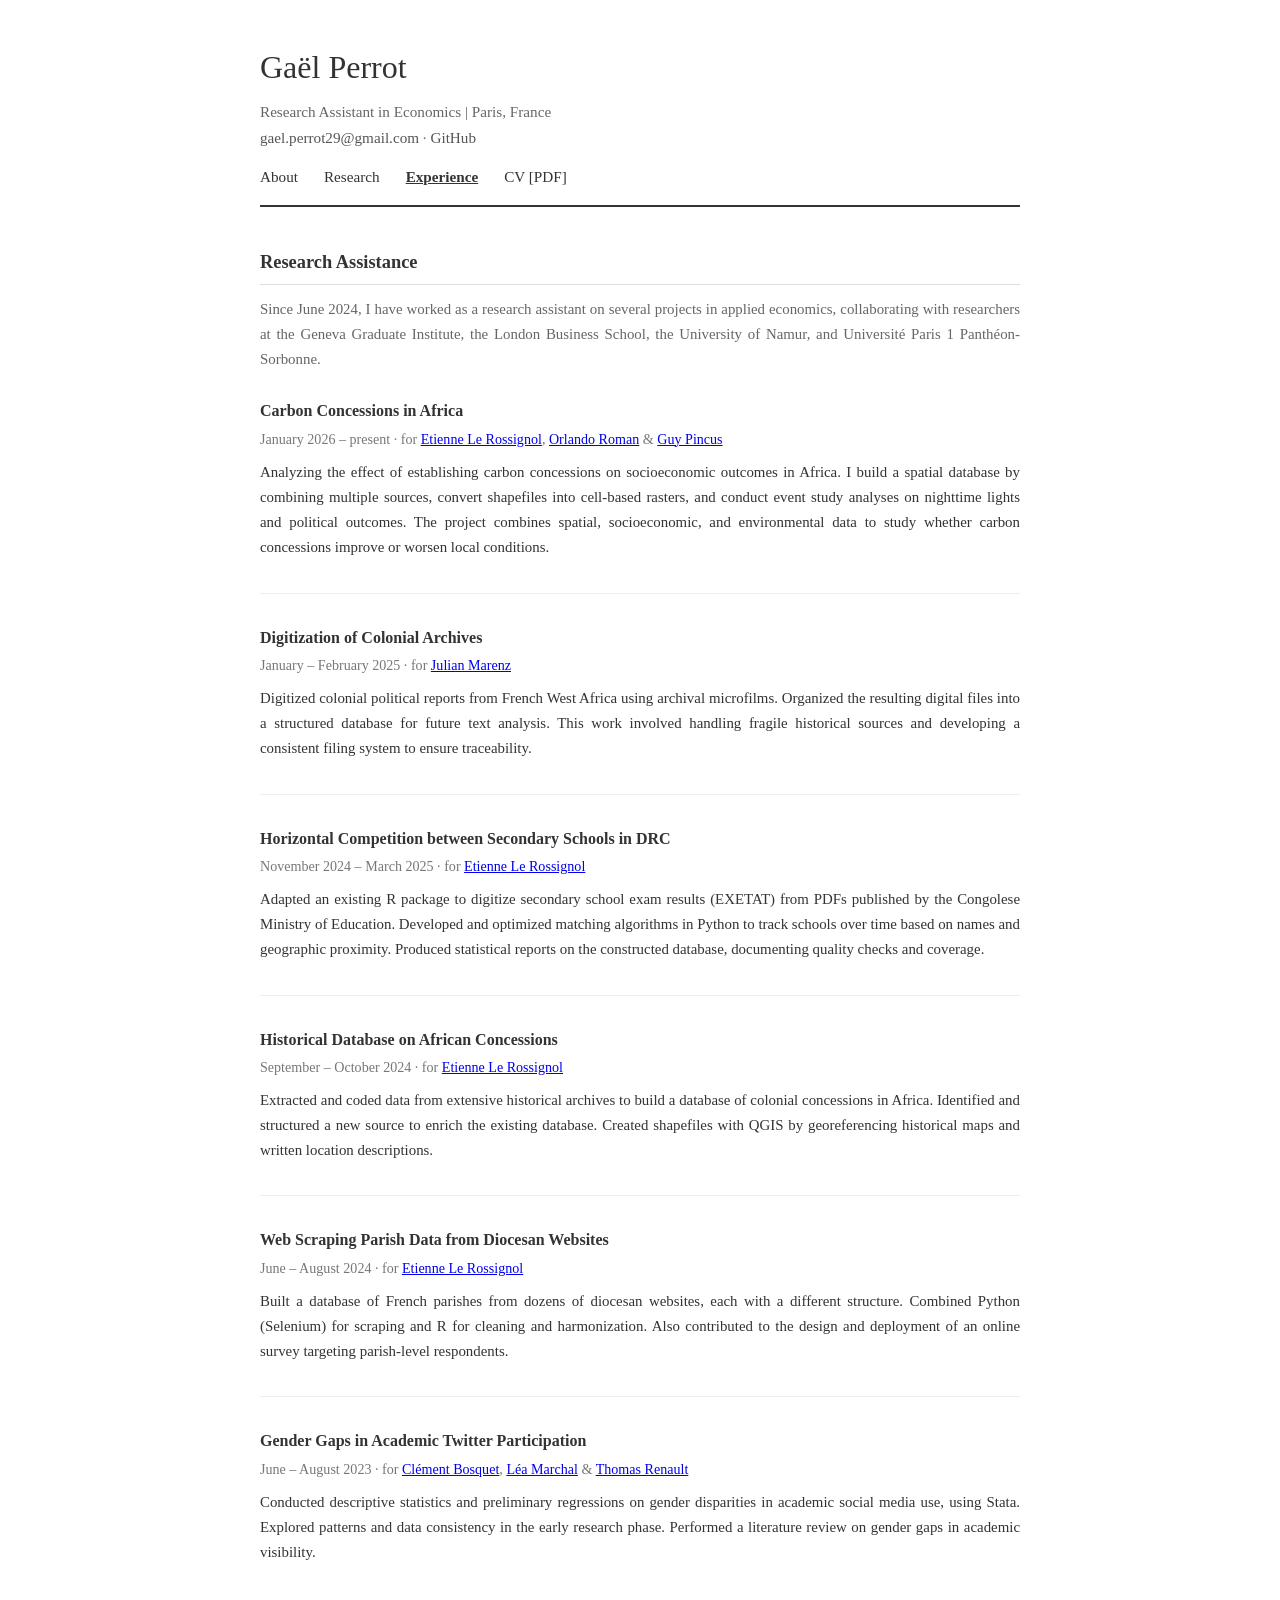
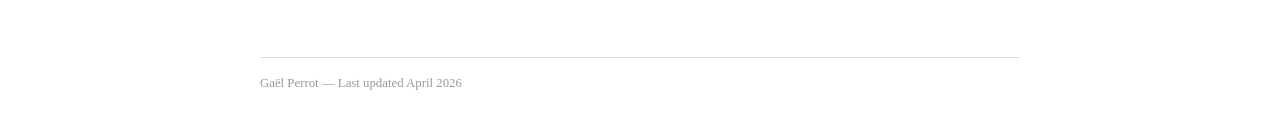
<file: experience.html>
<!DOCTYPE html>
<html lang="en">
<head>
    <meta charset="UTF-8">
    <meta name="viewport" content="width=device-width, initial-scale=1.0">
    <title>Experience — Gaël Perrot</title>
    <link rel="stylesheet" href="style.css">
    <link rel="icon" type="image/png" href="favicon.png">
</head>
<body>

<header>
    <h1>Gaël Perrot</h1>
    <div class="subtitle">
        Research Assistant in Economics | Paris, France<br>
        <a href="mailto:gael.perrot29@gmail.com">gael.perrot29@gmail.com</a> · <a href="https://github.com/Gael25">GitHub</a>
    </div>
    <nav>
        <a href="index.html">About</a>
        <a href="research.html">Research</a>
        <a href="experience.html" class="active">Experience</a>
        <a href="cv_gael_perrot.pdf">CV [PDF]</a>
    </nav>
</header>

<section>
    <h2>Research Assistance</h2>
    <p style="margin-bottom: 25px; color: #666; font-size: 0.93em;">
        Since June 2024, I have worked as a research assistant on several projects in applied economics, collaborating with researchers at the Geneva Graduate Institute, the London Business School, the University of Namur, and Universit&eacute; Paris 1 Panth&eacute;on-Sorbonne.
    </p>

    <div class="experience-item">
        <h3>Carbon Concessions in Africa</h3>
        <div class="meta">January 2026 – present · for <a href="https://etiennelerossignol.wordpress.com/">Etienne Le Rossignol</a>, <a href="https://www.orlandoroman.com/">Orlando Roman</a> &amp; <a href="https://www.guypincus.com/">Guy Pincus</a></div>
        <div class="description">
            <p>Analyzing the effect of establishing carbon concessions on socioeconomic outcomes in Africa. I build a spatial database by combining multiple sources, convert shapefiles into cell-based rasters, and conduct event study analyses on nighttime lights and political outcomes. The project combines spatial, socioeconomic, and environmental data to study whether carbon concessions improve or worsen local conditions.</p>
        </div>
    </div>

    <div class="experience-item">
        <h3>Digitization of Colonial Archives</h3>
        <div class="meta">January – February 2025 · for <a href="https://www.julianmarenz.com/">Julian Marenz</a></div>
        <div class="description">
            <p>Digitized colonial political reports from French West Africa using archival microfilms. Organized the resulting digital files into a structured database for future text analysis. This work involved handling fragile historical sources and developing a consistent filing system to ensure traceability.</p>
        </div>
    </div>

    <div class="experience-item">
        <h3>Horizontal Competition between Secondary Schools in DRC</h3>
        <div class="meta">November 2024 – March 2025 · for <a href="https://etiennelerossignol.wordpress.com/">Etienne Le Rossignol</a></div>
        <div class="description">
            <p>Adapted an existing R package to digitize secondary school exam results (EXETAT) from PDFs published by the Congolese Ministry of Education. Developed and optimized matching algorithms in Python to track schools over time based on names and geographic proximity. Produced statistical reports on the constructed database, documenting quality checks and coverage.</p>
        </div>
    </div>

    <div class="experience-item">
        <h3>Historical Database on African Concessions</h3>
        <div class="meta">September – October 2024 · for <a href="https://etiennelerossignol.wordpress.com/">Etienne Le Rossignol</a></div>
        <div class="description">
            <p>Extracted and coded data from extensive historical archives to build a database of colonial concessions in Africa. Identified and structured a new source to enrich the existing database. Created shapefiles with QGIS by georeferencing historical maps and written location descriptions.</p>
        </div>
    </div>

    <div class="experience-item">
        <h3>Web Scraping Parish Data from Diocesan Websites</h3>
        <div class="meta">June – August 2024 · for <a href="https://etiennelerossignol.wordpress.com/">Etienne Le Rossignol</a></div>
        <div class="description">
            <p>Built a database of French parishes from dozens of diocesan websites, each with a different structure. Combined Python (Selenium) for scraping and R for cleaning and harmonization. Also contributed to the design and deployment of an online survey targeting parish-level respondents.</p>
        </div>
    </div>

    <div class="experience-item">
        <h3>Gender Gaps in Academic Twitter Participation</h3>
        <div class="meta">June – August 2023 · for <a href="https://sites.google.com/site/clementbosquet/">Cl&eacute;ment Bosquet</a>, <a href="https://leamarchal.fr/">L&eacute;a Marchal</a> &amp; <a href="https://www.thomas-renault.com/">Thomas Renault</a></div>
        <div class="description">
            <p>Conducted descriptive statistics and preliminary regressions on gender disparities in academic social media use, using Stata. Explored patterns and data consistency in the early research phase. Performed a literature review on gender gaps in academic visibility.</p>
        </div>
    </div>
</section>

<footer>
    Ga&euml;l Perrot — Last updated April 2026
</footer>

</body>
</html>
</file>
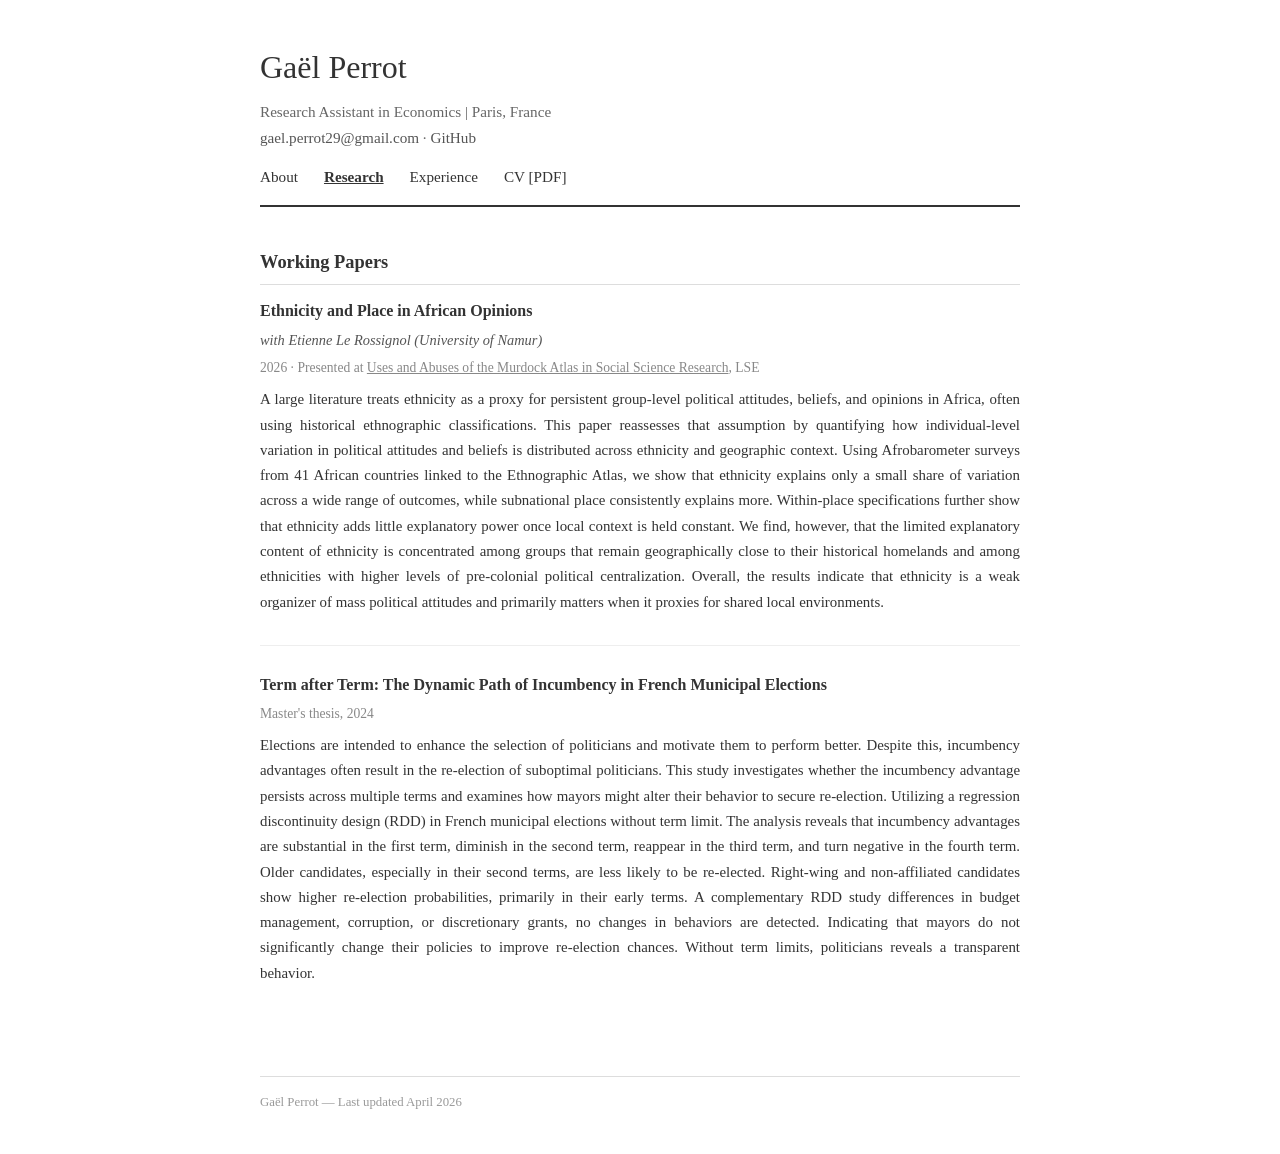
<file: research.html>
<!DOCTYPE html>
<html lang="en">
<head>
    <meta charset="UTF-8">
    <meta name="viewport" content="width=device-width, initial-scale=1.0">
    <title>Research — Gaël Perrot</title>
    <link rel="stylesheet" href="style.css">
    <link rel="icon" type="image/png" href="favicon.png">
</head>
<body>

<header>
    <h1>Gaël Perrot</h1>
    <div class="subtitle">
        Research Assistant in Economics | Paris, France<br>
        <a href="mailto:gael.perrot29@gmail.com">gael.perrot29@gmail.com</a> · <a href="https://github.com/Gael25">GitHub</a>
    </div>
    <nav>
        <a href="index.html">About</a>
        <a href="research.html" class="active">Research</a>
        <a href="experience.html">Experience</a>
        <a href="cv_gael_perrot.pdf">CV [PDF]</a>
    </nav>
</header>

<section>
    <h2>Working Papers</h2>

    <div class="research-item">
        <h3>Ethnicity and Place in African Opinions</h3>
        <div class="authors">with Etienne Le Rossignol (University of Namur)</div>
        <div class="status">2026 · Presented at <a href="https://www.lse.ac.uk/economic-history/seminars/workshops/2025-26/uses-and-abuses-of-the-murdock-atlas-in-social-science-research-1" style="color: #888;">Uses and Abuses of the Murdock Atlas in Social Science Research</a>, LSE</div>
        <div class="description">
            <p>A large literature treats ethnicity as a proxy for persistent group-level political attitudes, beliefs, and opinions in Africa, often using historical ethnographic classifications. This paper reassesses that assumption by quantifying how individual-level variation in political attitudes and beliefs is distributed across ethnicity and geographic context. Using Afrobarometer surveys from 41 African countries linked to the Ethnographic Atlas, we show that ethnicity explains only a small share of variation across a wide range of outcomes, while subnational place consistently explains more. Within-place specifications further show that ethnicity adds little explanatory power once local context is held constant. We find, however, that the limited explanatory content of ethnicity is concentrated among groups that remain geographically close to their historical homelands and among ethnicities with higher levels of pre-colonial political centralization. Overall, the results indicate that ethnicity is a weak organizer of mass political attitudes and primarily matters when it proxies for shared local environments.</p>
        </div>
    </div>

    <div class="research-item">
        <h3>Term after Term: The Dynamic Path of Incumbency in French Municipal Elections</h3>
        <div class="status">Master's thesis, 2024</div>
        <div class="description">
            <p>Elections are intended to enhance the selection of politicians and motivate them to perform better. Despite this, incumbency advantages often result in the re-election of suboptimal politicians. This study investigates whether the incumbency advantage persists across multiple terms and examines how mayors might alter their behavior to secure re-election. Utilizing a regression discontinuity design (RDD) in French municipal elections without term limit. The analysis reveals that incumbency advantages are substantial in the first term, diminish in the second term, reappear in the third term, and turn negative in the fourth term. Older candidates, especially in their second terms, are less likely to be re-elected. Right-wing and non-affiliated candidates show higher re-election probabilities, primarily in their early terms. A complementary RDD study differences in budget management, corruption, or discretionary grants, no changes in behaviors are detected. Indicating that mayors do not significantly change their policies to improve re-election chances. Without term limits, politicians reveals a transparent behavior.</p>
        </div>
    </div>
</section>

<footer>
    Gaël Perrot — Last updated April 2026
</footer>

</body>
</html>
</file>
<file: style.css>
* { margin: 0; padding: 0; box-sizing: border-box; }

body {
    font-family: 'Georgia', serif;
    color: #333;
    line-height: 1.7;
    max-width: 800px;
    margin: 0 auto;
    padding: 40px 20px;
}

/* Header */
header {
    margin-bottom: 40px;
    padding-bottom: 15px;
    border-bottom: 2px solid #333;
}

h1 {
    font-size: 2em;
    font-weight: normal;
    margin-bottom: 5px;
}

.subtitle {
    font-size: 0.95em;
    color: #666;
    margin-bottom: 12px;
}

.subtitle a {
    color: #555;
    text-decoration: none;
}

.subtitle a:hover {
    text-decoration: underline;
}

nav {
    margin-top: 12px;
}

nav a {
    margin-right: 22px;
    color: #333;
    text-decoration: none;
    font-size: 0.95em;
}

nav a:hover {
    text-decoration: underline;
}

nav a.active {
    font-weight: bold;
    text-decoration: underline;
}

/* About page layout */
.about-container {
    display: flex;
    gap: 35px;
    align-items: flex-start;
    margin-bottom: 35px;
}

.about-photo {
    flex-shrink: 0;
}

.about-photo img {
    width: 180px;
    border-radius: 4px;
}

.about-text {
    flex: 1;
}

/* Sections */
section {
    margin-bottom: 35px;
}

h2 {
    font-size: 1.15em;
    font-weight: bold;
    margin-bottom: 12px;
    color: #333;
    border-bottom: 1px solid #ddd;
    padding-bottom: 5px;
}

p {
    margin-bottom: 12px;
    text-align: justify;
}

/* Research items */
.research-item {
    margin-bottom: 25px;
    padding-bottom: 18px;
    border-bottom: 1px solid #eee;
}

.research-item:last-child {
    border-bottom: none;
}

.research-item h3 {
    font-size: 1em;
    font-weight: bold;
    margin-bottom: 4px;
}

.research-item .authors {
    font-style: italic;
    font-size: 0.9em;
    color: #555;
    margin-bottom: 4px;
}

.research-item .status {
    font-size: 0.85em;
    color: #888;
    margin-bottom: 8px;
}

.research-item .description {
    font-size: 0.93em;
}

/* Experience items */
.experience-item {
    margin-bottom: 30px;
    padding-bottom: 20px;
    border-bottom: 1px solid #eee;
}

.experience-item:last-child {
    border-bottom: none;
}

.experience-item h3 {
    font-size: 1em;
    font-weight: bold;
    margin-bottom: 3px;
}

.experience-item .meta {
    font-size: 0.88em;
    color: #777;
    margin-bottom: 8px;
}

.experience-item .description {
    font-size: 0.93em;
}

/* Footer */
footer {
    margin-top: 60px;
    padding-top: 15px;
    border-top: 1px solid #ddd;
    font-size: 0.8em;
    color: #999;
}

/* Responsive */
@media (max-width: 600px) {
    .about-container {
        flex-direction: column;
        align-items: center;
    }
    .about-photo img {
        width: 150px;
    }
}
</file>
